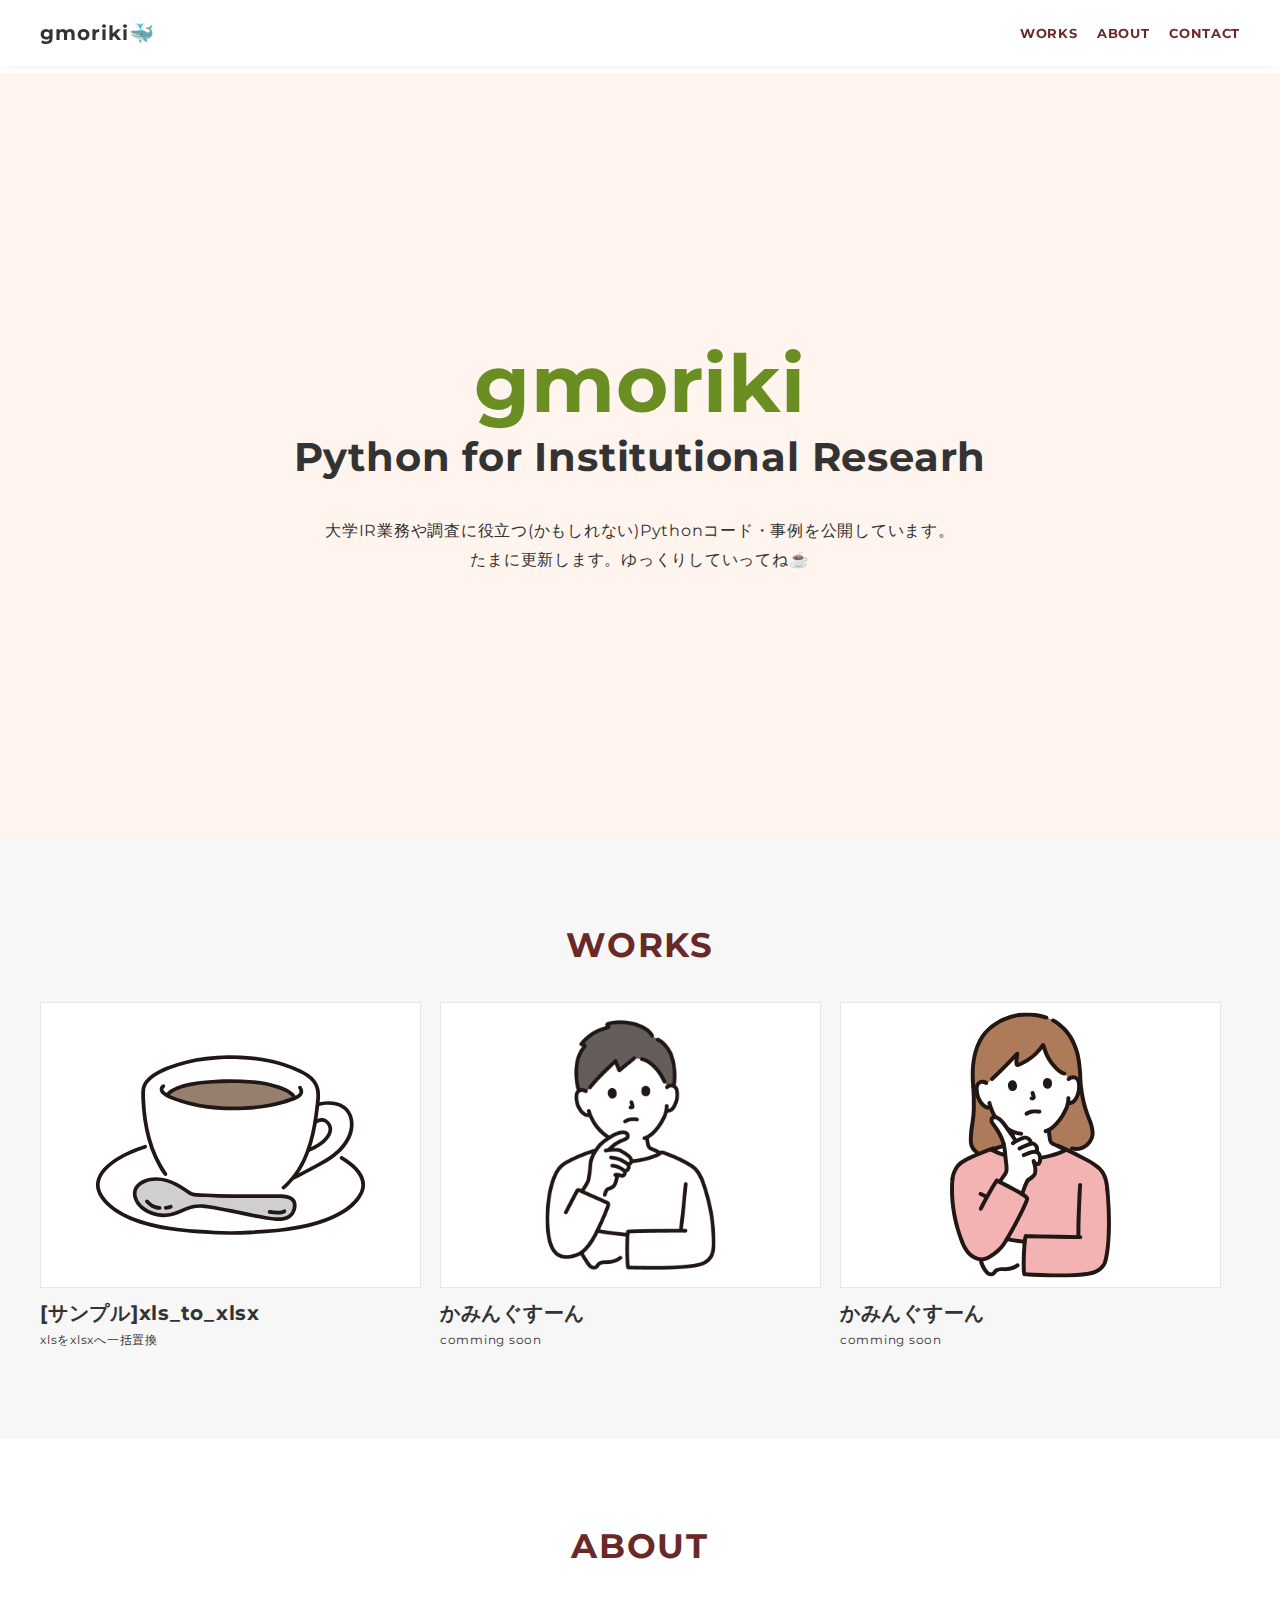
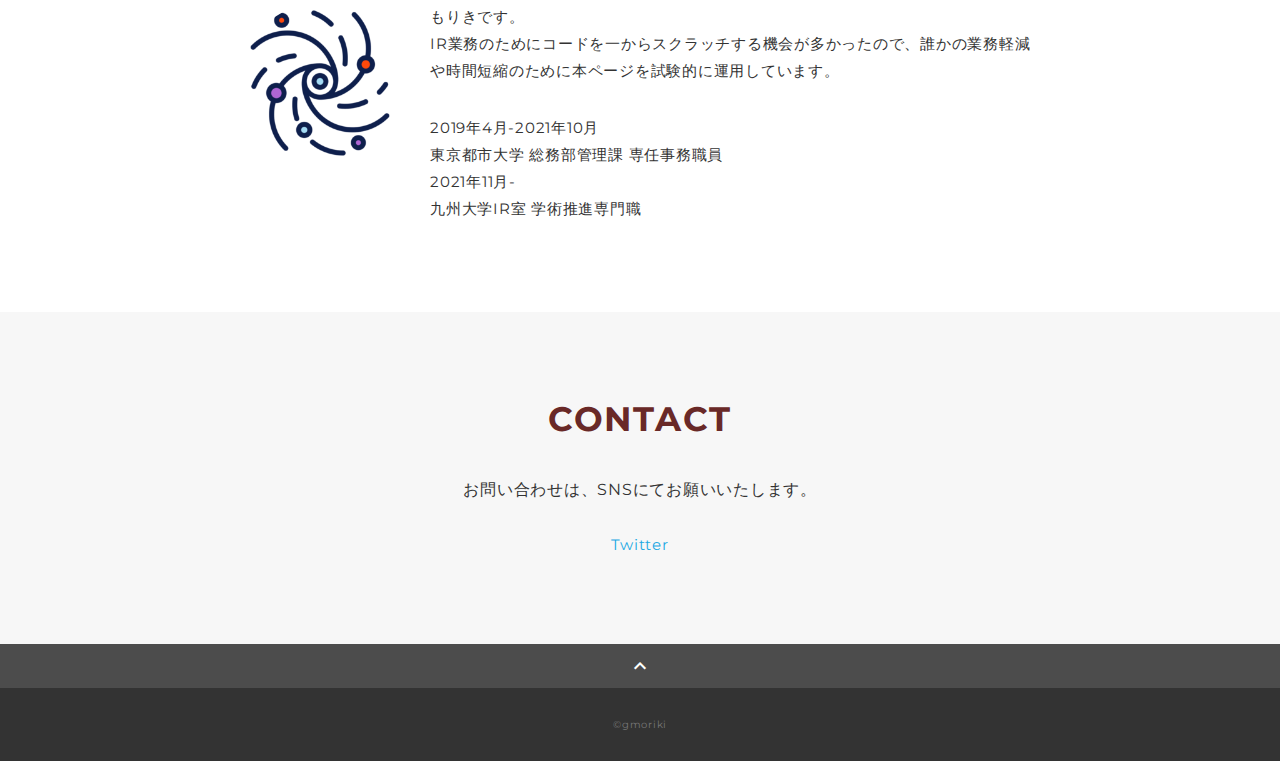
<file: docs/index.html>
<!DOCTYPE html>
<html>
<head>
  <meta charset="utf-8">
  <meta name="viewport" content="width=device-width,initial-scale=1">
  <meta property='og:type' content='website'>
  <meta property='og:title' content='python for  institutional research'>
  <meta property='og:url' content='URLが入る'>
  <meta property='og:description' content='powered by gmoriki'>
  <meta name="description" content="powered by gmoriki" />
  <title>gmoriki</title>
  <link rel="preconnect" href="https://fonts.gstatic.com">
  <link href="https://fonts.googleapis.com/css2?family=Montserrat:wght@400;700&display=swap" rel="stylesheet">
  <link href="https://fonts.googleapis.com/css?family=Material+Icons+Outlined" rel="stylesheet">
  <link href="css/ress.css" media="all" rel="stylesheet" type="text/css" />
  <link href="css/style.css" media="all" rel="stylesheet" type="text/css" />
  <link rel="shortcut icon" href="img/fabicon.svg" />
  <link rel=”canonical” href=”URLが入る” />
</head>

<body>
  <div class="wrapper">

    <!-- header -->
    <header class="header ">
      <div class="container">
        <h1 class="header-logo">
          <a href=".">gmoriki🐳</a>
        </h1>
        <nav class="gnav">
          <ul class="gnav-list">
            <li class="gnav-item"><a href="#works">WORKS</a></li>
            <li class="gnav-item"><a href="#about">ABOUT</a></li>
            <li class="gnav-item"><a href="#contact">CONTACT</a></li>
          </ul>
        </nav>
      </div>
    </header>
    <!-- /header -->

    <main class="content">

      <!-- mv -->
      <div class="mv">
        <div class="mv-container">
          <p class="mv-title">gmoriki</p>
          <p class="mv-subtitle">Python for Institutional Researh</p>
          <p class="mv-text">
            大学IR業務や調査に役立つ(かもしれない)Pythonコード・事例を公開しています。<br>
            たまに更新します。<br class="sp-only">ゆっくりしていってね☕<br>
          </p>
        </div>
      </div>
      <!-- /mv -->

      <!-- works -->
      <section class="works section" id="works">
        <div class="container">
          <h2 class="title">WORKS</h2>
          <div class="works-list">
            <a class="works-item" href="xls_to_xlsx.html">
              <div class="works-img"><img src="img/coffee.svg" alt="" /></div>
              <p class="works-name">[サンプル]xls_to_xlsx</p>
              <p class="works-info">xlsをxlsxへ一括置換</p>
            </a>
            <a class="works-item">
              <div class="works-img"><img src="img/thinking_man.svg" alt="" /></div>
              <p class="works-name">かみんぐすーん</p>
              <p class="works-info">comming soon</p>
            </a>
            <a class="works-item">
              <div class="works-img"><img src="img/thinking_woman.svg" alt="" /></div>
              <p class="works-name">かみんぐすーん</p>
              <p class="works-info">comming soon</p>
            </a>
            <!-- <a class="works-item" href="works-template.html">
              <div class="works-img"><img src="img/works-dummy-thumb.jpg" alt="" /></div>
              <p class="works-name">かみんぐすーん</p>
              <p class="works-info">comming soon</p>
            </a> -->
            <!-- <a class="works-item" href="works-template.html">
              <div class="works-img"><img src="img/works-dummy-thumb.jpg" alt="" /></div>
              <p class="works-name">かみんぐすーん</p>
              <p class="works-info">comming soon</p>
            </a> -->
          </div>
        </div>
      </section>
      <!-- /works -->

      <!-- about -->
      <section class="about section" id="about">
        <div class="container">
          <h2 class="title">ABOUT</h2>
          <div class="profile">
            <p class="profile-img">
              <img src="img/galaxy_profile.png" alt="">
            </p>
            <div class="profile-body">
              <p>
                もりきです。<br>
                IR業務のためにコードを一からスクラッチする機会が多かったので、誰かの業務軽減や時間短縮のために本ページを試験的に運用しています。
              </p>
              <p>
                2019年4月-2021年10月<br>
              東京都市大学 総務部管理課 専任事務職員<br>
                2021年11月-<br>
                九州大学IR室 学術推進専門職
              </p>
            </div>
          </div>
        </div>
      </section>
      <!-- /about -->

      <!-- contact -->
      <section class="contact section" id="contact">
        <div class="container">
          <h2 class="title">CONTACT</h2>
          <p class="lead">
            お問い合わせは、<br class="sp-only">SNSにてお願いいたします。
          </p>
          <div class="contact-list">
            <a class="contact-item" href="https://twitter.com/pogohopper8" target="_blank" rel="noopener">Twitter</a>
          </div>
        </div>
      </section>
      <!-- /contact -->
      <div class="page-top" id="js-page-top">
        <span class="material-icons-outlined">expand_less</span>
      </div>
    </main>

    <!-- footer -->
    <footer class="footer">
      <div class="copyright">&copy;gmoriki</div>
    </footer>
    <!-- /footer -->

  </div>
  <script src="https://ajax.googleapis.com/ajax/libs/jquery/3.6.0/jquery.min.js"></script>
  <script type='text/javascript' src="js/script.js"></script>
</body>
</html>
</file>
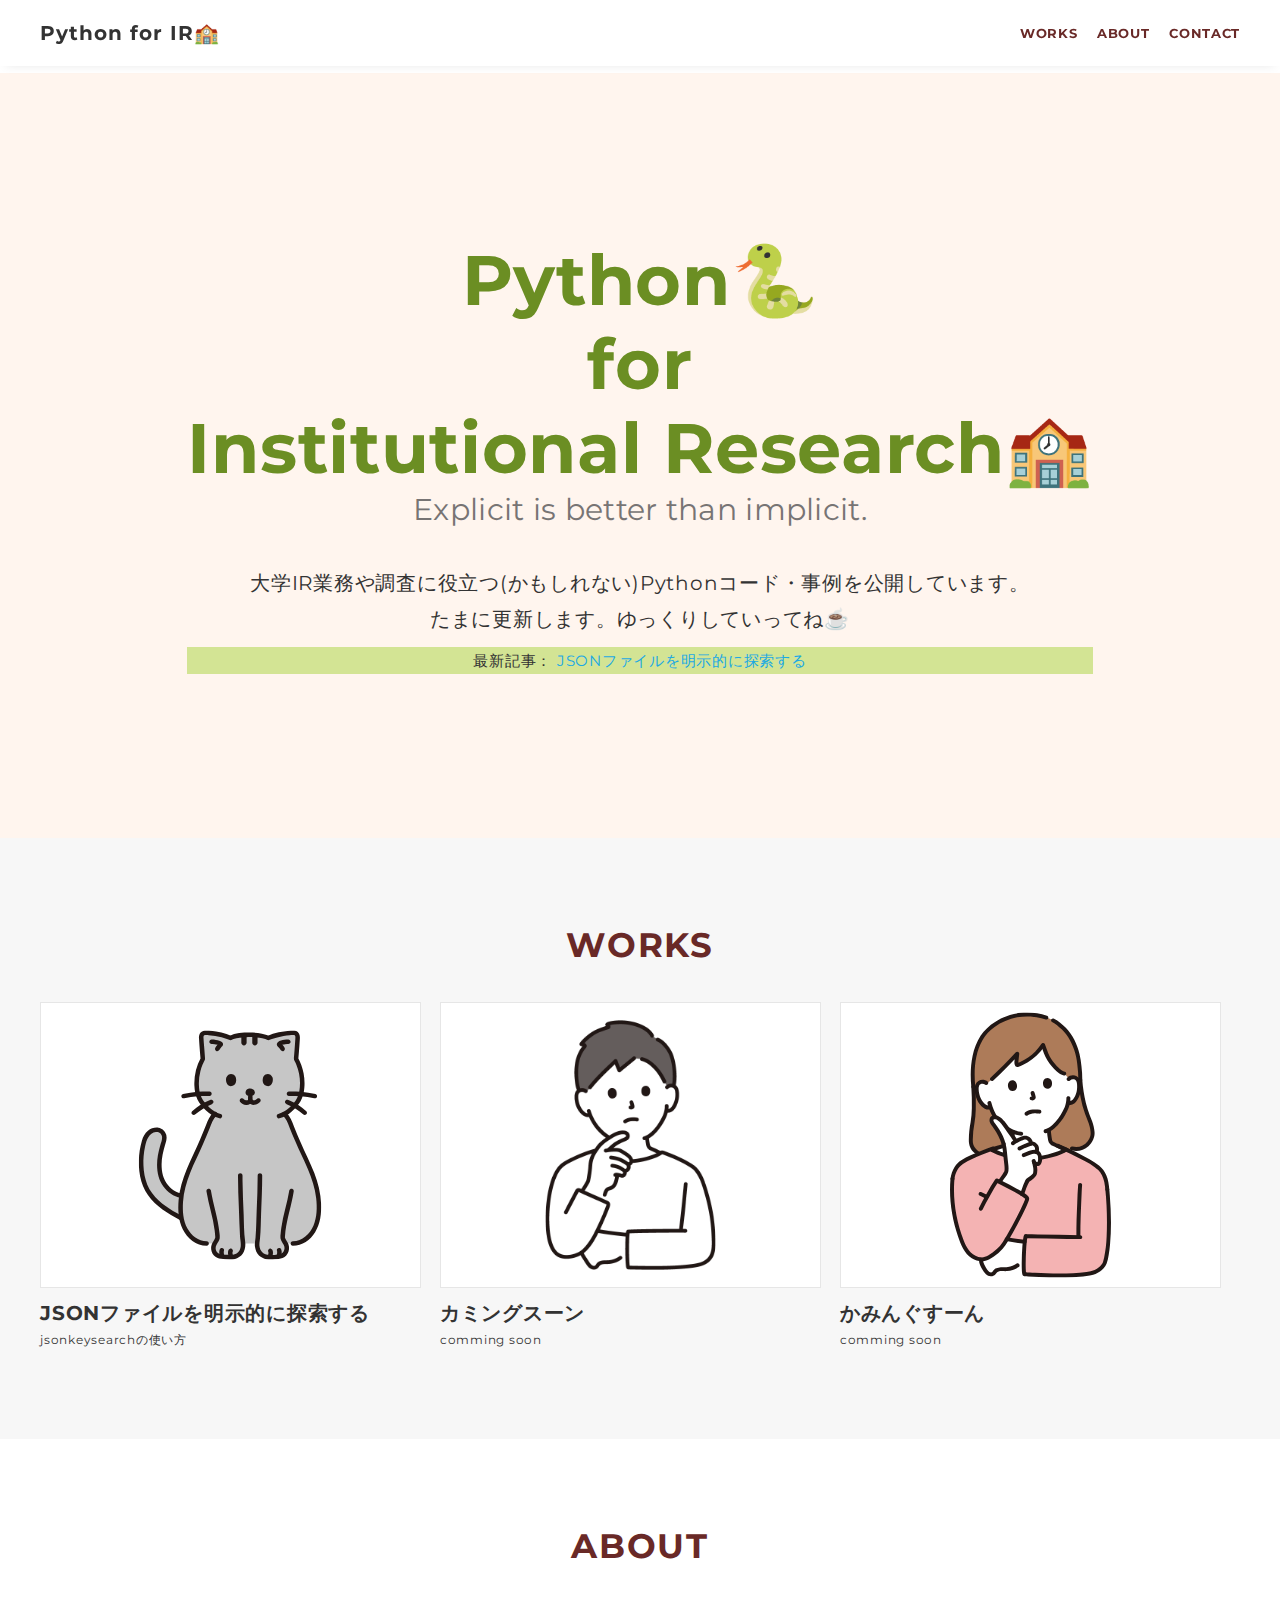
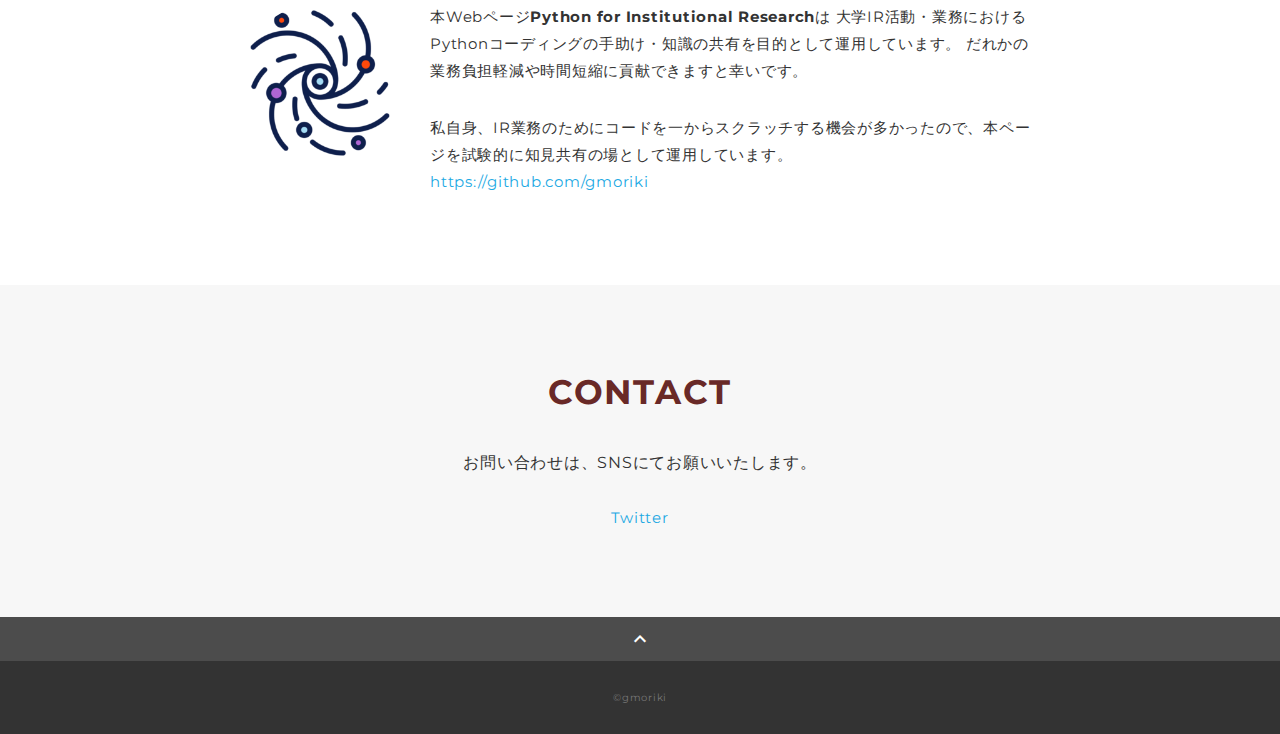
<file: py4ir/index.html>
<!DOCTYPE html>
<html>
<head>
  <meta charset="utf-8">
  <meta name="viewport" content="width=device-width,initial-scale=1">
  <meta property='og:type' content='website'>
  <meta property='og:title' content='python for  institutional research'>
  <meta property='og:url' content='URLが入る'>
  <meta property='og:description' content='powered by gmoriki'>
  <meta name="description" content="powered by gmoriki" />
  <title>gmoriki</title>
  <link rel="preconnect" href="https://fonts.gstatic.com">
  <link href="https://fonts.googleapis.com/css2?family=Montserrat:wght@400;700&display=swap" rel="stylesheet">
  <link href="https://fonts.googleapis.com/css?family=Material+Icons+Outlined" rel="stylesheet">
  <link href="css/ress.css" media="all" rel="stylesheet" type="text/css" />
  <link href="css/style.css" media="all" rel="stylesheet" type="text/css" />
  <link rel="shortcut icon" href="img/fabicon.svg" />
  <link rel=”canonical” href=”URLが入る” />
</head>

<body>
  <div class="wrapper">

    <!-- header -->
    <header class="header ">
      <div class="container">
        <h1 class="header-logo">
          <a href=".">Python for IR🏫</a>
        </h1>
        <nav class="gnav">
          <ul class="gnav-list">
            <li class="gnav-item"><a href="#works">WORKS</a></li>
            <li class="gnav-item"><a href="#about">ABOUT</a></li>
            <li class="gnav-item"><a href="#contact">CONTACT</a></li>
          </ul>
        </nav>
      </div>
    </header>
    <!-- /header -->

    <main class="content">

      <!-- mv -->
      <div class="mv">
        <div class="mv-container">
          <p class="mv-title">Python🐍<br>for<br>Institutional Research🏫</p>
          <p class="mv-subtitle">Explicit is better than implicit.</p>
          <p class="mv-text">
            大学IR業務や調査に役立つ(かもしれない)Pythonコード・事例を公開しています。<br>
            たまに更新します。<br class="sp-only">ゆっくりしていってね☕<br>
          </p>
          <p class = 'mv-news-text'>
            最新記事：
            <a href="jsonkeysearch.html">JSONファイルを明示的に探索する</a>
          </p>
        </div>
      </div>
      <!-- /mv -->

      <!-- works -->
      <section class="works section" id="works">
        <div class="container">
          <h2 class="title">WORKS</h2>
          <div class="works-list">
            <a class="works-item" href="jsonkeysearch.html">
              <div class="works-img"><img src="img/cat.svg" alt="" /></div>
              <p class="works-name">JSONファイルを明示的に探索する</p>
              <p class="works-info">jsonkeysearchの使い方</p>
            </a>
            <a class="works-item">
              <div class="works-img"><img src="img/thinking_man.svg" alt="" /></div>
              <p class="works-name">カミングスーン</p>
              <p class="works-info">comming soon</p>
            </a>
            <a class="works-item">
              <div class="works-img"><img src="img/thinking_woman.svg" alt="" /></div>
              <p class="works-name">かみんぐすーん</p>
              <p class="works-info">comming soon</p>
            </a>
          </div>
        </div>
      </section>
      <!-- /works -->

      <!-- about -->
      <section class="about section" id="about">
        <div class="container">
          <h2 class="title">ABOUT</h2>
          <div class="profile">
            <p class="profile-img">
              <img src="img/galaxy_profile.png" alt="">
            </p>
            <div class="profile-body">
              <p>
                本Webページ<b>Python for Institutional Research</b>は
                大学IR活動・業務におけるPythonコーディングの手助け・知識の共有を目的として運用しています。
                だれかの業務負担軽減や時間短縮に貢献できますと幸いです。
              </p>
              <p>
                私自身、IR業務のためにコードを一からスクラッチする機会が多かったので、本ページを試験的に知見共有の場として運用しています。
                <br>
                <a href="https://github.com/gmoriki">https://github.com/gmoriki</a>
              </p>
            </div>
          </div>
        </div>
      </section>
      <!-- /about -->

      <!-- contact -->
      <section class="contact section" id="contact">
        <div class="container">
          <h2 class="title">CONTACT</h2>
          <p class="lead">
            お問い合わせは、<br class="sp-only">SNSにてお願いいたします。
          </p>
          <div class="contact-list">
            <a class="contact-item" href="https://twitter.com/pogohopper8" target="_blank" rel="noopener">Twitter</a>
          </div>
        </div>
      </section>
      <!-- /contact -->
      <div class="page-top" id="js-page-top">
        <span class="material-icons-outlined">expand_less</span>
      </div>
    </main>

    <!-- footer -->
    <footer class="footer">
      <div class="copyright">&copy;gmoriki</div>
    </footer>
    <!-- /footer -->

  </div>
  <script src="https://ajax.googleapis.com/ajax/libs/jquery/3.6.0/jquery.min.js"></script>
  <script type='text/javascript' src="js/script.js"></script>
</body>
</html>
</file>
<file: docs/css/ress.css>
/*!
 * ress.css • v3.0.1
 * MIT License
 * github.com/filipelinhares/ress
 */

/* # =================================================================
   # Global selectors
   # ================================================================= */

html {
  box-sizing: border-box;
  word-break: normal;
  -moz-tab-size: 4;
  tab-size: 4;

  -webkit-text-size-adjust: 100%; /* Prevent adjustments of font size after orientation changes in iOS */
}

*,
::before,
::after {
  box-sizing: inherit;
  background-repeat: no-repeat; /* Set `background-repeat: no-repeat` to all elements and pseudo elements */
}

::before,
::after {
  vertical-align: inherit;
  text-decoration: inherit; /* Inherit text-decoration and vertical align to ::before and ::after pseudo elements */
}

* {
  margin: 0;
  padding: 0; /* Reset `padding` and `margin` of all elements */
}

/* # =================================================================
   # General elements
   # ================================================================= */

hr {
  overflow: visible; /* Show the overflow in Edge and IE */
  height: 0; /* Add the correct box sizing in Firefox */
}

details,
main {
  display: block; /* Render the `main` element consistently in IE. */
}

summary {
  display: list-item; /* Add the correct display in all browsers */
}

small {
  font-size: 80%; /* Set font-size to 80% in `small` elements */
}

[hidden] {
  display: none; /* Add the correct display in IE */
}

abbr[title] {
  /* Add the correct text decoration in Chrome, Edge, IE, Opera, and Safari */
  text-decoration: underline;
  text-decoration: underline dotted;
  border-bottom: none; /* Remove the bottom border in Chrome 57 */
}

a {
  background-color: transparent; /* Remove the gray background on active links in IE 10 */
}

a:active,
a:hover {
  outline-width: 0; /* Remove the outline when hovering in all browsers */
}

code,
kbd,
pre,
samp {
  font-family: monospace, monospace; /* Specify the font family of code elements */
}

pre {
  font-size: 1em; /* Correct the odd `em` font sizing in all browsers */
}

b,
strong {
  font-weight: bolder; /* Add the correct font weight in Chrome, Edge, and Safari */
}

/* https://gist.github.com/unruthless/413930 */
sub,
sup {
  position: relative;
  font-size: 75%;
  line-height: 0;
  vertical-align: baseline;
}

sub {
  bottom: -.25em;
}

sup {
  top: -.5em;
}

/* # =================================================================
   # Forms
   # ================================================================= */

input {
  border-radius: 0;
}

/* Replace pointer cursor in disabled elements */
[disabled] {
  cursor: default;
}

[type="number"]::-webkit-container-spin-button,
[type="number"]::-webkit-outer-spin-button {
  height: auto; /* Correct the cursor style of increment and decrement buttons in Chrome */
}

[type="search"] {
  outline-offset: -2px; /* Correct the outline style in Safari */

  -webkit-appearance: textfield; /* Correct the odd appearance in Chrome and Safari */
}

[type="search"]::-webkit-search-decoration {
  -webkit-appearance: none; /* Remove the container padding in Chrome and Safari on macOS */
}

textarea {
  overflow: auto; /* Internet Explorer 11+ */
  resize: vertical; /* Specify textarea resizability */
}

button,
input,
optgroup,
select,
textarea {
  font: inherit; /* Specify font inheritance of form elements */
}

optgroup {
  font-weight: bold; /* Restore the font weight unset by the previous rule */
}

button {
  overflow: visible; /* Address `overflow` set to `hidden` in IE 8/9/10/11 */
}

button,
select {
  text-transform: none; /* Firefox 40+, Internet Explorer 11- */
}

/* Apply cursor pointer to button elements */
button,
[type="button"],
[type="reset"],
[type="submit"],
[role="button"] {
  cursor: pointer;
  color: inherit;
}

/* Remove container padding and border in Firefox 4+ */
button::-moz-focus-container,
[type="button"]::-moz-focus-container,
[type="reset"]::-moz-focus-container,
[type="submit"]::-moz-focus-container {
  padding: 0;
  border-style: none;
}

/* Replace focus style removed in the border reset above */
button:-moz-focusring,
[type="button"]::-moz-focus-container,
[type="reset"]::-moz-focus-container,
[type="submit"]::-moz-focus-container {
  outline: 1px dotted ButtonText;
}

button,
html [type="button"],
/* Prevent a WebKit bug where (2) destroys native `audio` and `video`controls in Android 4 */
[type="reset"],
[type="submit"] {
  -webkit-appearance: button; /* Correct the inability to style clickable types in iOS */
}

/* Remove the default button styling in all browsers */
button,
input,
select,
textarea {
  border-style: none;
  background-color: transparent;
}

/* Style select like a standard input */
select {
  -webkit-appearance: none; /* Chrome 41+ */
  -moz-appearance: none; /* Firefox 36+ */
}

select::-ms-expand {
  display: none; /* Internet Explorer 11+ */
}

select::-ms-value {
  color: currentColor; /* Internet Explorer 11+ */
}

legend {
  display: table; /* Correct the text wrapping in Edge and IE */
  max-width: 100%; /* Correct the text wrapping in Edge and IE */
  max-width: 100%; /* Correct the text wrapping in Edge 18- and IE */
  white-space: normal; /* Correct the text wrapping in Edge and IE */
  color: inherit; /* Correct the color inheritance from `fieldset` elements in IE */
  border: 0; /* Correct `color` not being inherited in IE 8/9/10/11 */
}

::-webkit-file-upload-button {
  font: inherit; /* Change font properties to `inherit` in Chrome and Safari */
  color: inherit;
  /* Correct the inability to style clickable types in iOS and Safari */

  -webkit-appearance: button;
}

/* # =================================================================
   # Specify media element style
   # ================================================================= */

img {
  border-style: none; /* Remove border when inside `a` element in IE 8/9/10 */
}

/* Add the correct vertical alignment in Chrome, Firefox, and Opera */
progress {
  vertical-align: baseline;
}

/* # =================================================================
   # Accessibility
   # ================================================================= */

/* Hide content from screens but not screenreaders */
@media screen {
  [hidden~="screen"] {
    display: inherit;
  }
  [hidden~="screen"]:not(:active):not(:focus):not(:target) {
    position: absolute !important;
    clip: rect(0 0 0 0) !important;
  }
}

/* Specify the progress cursor of updating elements */
[aria-busy="true"] {
  cursor: progress;
}

/* Specify the pointer cursor of trigger elements */
[aria-controls] {
  cursor: pointer;
}

/* Specify the unstyled cursor of disabled, not-editable, or otherwise inoperable elements */
[aria-disabled] {
  cursor: default;
}
</file>
<file: docs/css/style.css>
body {
  font-family: "Montserrat","Helvetica Neue",Arial,"Hiragino Kaku Gothic ProN","Hiragino Sans",Meiryo,sans-serif;
  font-size: 15px;
  letter-spacing: .05em;
  color: #333;
}

a {
  transition: opacity .3s;
  text-decoration: none;
  color: #1ca9e3;
}

img {
  max-width: 100%;
  height: auto;
  vertical-align: bottom;
  border-style: none;
}



.pc-only {
  display: block;
}

.sp-only {
  display: none;
}

/*--------------------------------
 レイアウト
---------------------------------*/
.wrapper {
  padding-top: 73px;
}

.section {
  padding: 90px 0;
}

.section:nth-of-type(odd) {
  background-color: #f7f7f7;
}

.container {
  max-width: 1340px;
  margin: 0 auto;
  padding: 0 40px;
}

/*--------------------------------
 見出し
---------------------------------*/
.title {
  font-size: 34px;
  font-weight: bold;
  line-height: 1;
  margin-bottom: 40px;
  text-align: center;
  letter-spacing: .05em;
  color: #692927;
}

.lead {
  font-size: 16px;
  line-height: 1.8;
  margin-bottom: 30px;
}

/*--------------------------------
ヘッダー
---------------------------------*/
.header {
  position: fixed;
  top: 0;
  z-index: 1;
  width: 100%;
  background-color: #fff;
  box-shadow: 0 5px 10px -6px rgba(0,0,0,.1);
}

.header .container {
  display: flex;
  align-items: center;
  justify-content: space-between;
  padding: 20px 40px;
}

.header-logo {
  font-size: 20px;
  font-weight: bold;
  line-height: 1.2;
  margin-right: 20px;
  letter-spacing: .05em;
}

.header-logo a {
  color: #333;
}

.gnav-list {
  display: flex;
  justify-content: space-between;
  list-style: none;
}

.gnav-item:not(:last-child) {
  margin-right: 20px;
}

.gnav-item a {
  position: relative;
  font-size: 13px;
  font-weight: bold;
  display: inline-block;
  padding: 5px 0;
  transition: .3s;
  letter-spacing: .05em;
  color: #692927;
}
.gnav-item a:after {
  position: absolute;
  bottom: 0;
  left: 50%;
  width: 0;
  height: 3px;
  content: "";
  transition: .3s;
  -webkit-transform: translateX(-50%);
  transform: translateX(-50%);
  background-color: #333;
}

.gnav-item a:hover:after {
  width: 100%;
}

/*--------------------------------
 メインビジュアル
---------------------------------*/
.mv {
  display: flex;
  align-items: center;
  justify-content: center;
  height: 85vh;
  text-align: center;
  background-color: seashell;
}

.mv-container {
  padding: 0 40px;
}

.mv-title {
  font-size: 80px;
  font-weight: bold;
  line-height: 1.2;
  margin-bottom: 5px;
  letter-spacing: .01em;
  color: olivedrab;
}
.mv-subtitle {
  font-size: 40px;
  font-weight: bold;
  line-height: 1;
  margin-bottom: 40px;
  letter-spacing: .02em;
}

.mv-text {
  font-size: 16px;
  line-height: 1.8;
}

/*--------------------------------
 Works
---------------------------------*/
.works-list {
  display: flex;
  flex-wrap: wrap;
  margin-bottom: -40px;
}

.works-item {
  width: 31.74603%;
  margin-right: 1.58730%;
  margin-bottom: 40px;
  color: #333;
}

.works-item:hover {
  opacity: .9;
}

.works-item:nth-of-type(3n) {
  margin-right: 0;
}

.works-img img {
  border: 1px solid #e6e6e6;
}

.works-name {
  font-size: 20px;
  font-weight: bold;
  margin-top: 12px;
}

.works-info {
  font-size: 12px;
  margin-top: 5px;
}

/* Table Design */
/* https://tanuhack.com/df-to-web/ */
table {
  margin-top: 1em;
  margin-left: auto;
  margin-right: auto;
  border: none;
  border-collapse: collapse;
  border-spacing: 0;
  color: black;
  font-size: 15px;
  table-layout: fixed;
  text-align: right;
  padding: 0.4em;
}
thead {
  border-bottom: 1px solid black;
  vertical-align: bottom;
}
tbody tr:nth-child(odd) {
  background: #f5f5f5;
}
tr, th, td {
  text-align: right;
  vertical-align: middle;
  padding: 0.5em 0.5em;
  line-height: normal;
  white-space: normal;
  max-width: none;
  border: none;
}
th {
  font-weight: bold;
}

/* Code Design */
pre code{
  font-family: Consolas, 'Courier New', monospace;
  padding-left: 5px;
}

code{
  font-family: Consolas, 'Courier New', monospace;
  background-color: #F2F2F2;
  border-radius: 2px;
  padding-left: 5px;
  padding-right: 5px;
}

/*--------------------------------
 About
---------------------------------*/
.profile {
  display: flex;
  flex-wrap: wrap;
  max-width: 800px;
  margin: 0 auto;
}
.profile-img {
  width: 20%;
  margin-right: 30px;
  border-radius: 50%;
}
.profile-img img {
  border-radius: 50%;
}
.profile-body {
  flex: 1;
}

.profile-body p {
  font-size: 15px;
  line-height: 1.8;
}

.profile-body p:not(:last-child) {
  margin-bottom: 30px;
}

/*--------------------------------
 Contact
---------------------------------*/
.contact {
  text-align: center;
}

.contact-item:not(:last-child) {
  margin-right: 10px;
}

.contact-text {
  margin-top: 10px;
}
/*--------------------------------
 ページトップ
---------------------------------*/
.page-top {
  font-weight: bold;
  padding: 10px;
  cursor: pointer;
  text-align: center;
  background-color: #4c4c4c;
}

.page-top .material-icons-outlined {
  vertical-align: bottom;
  color: #fff;
}

/*--------------------------------
 フッター
---------------------------------*/
.footer {
  padding: 30px;
  background-color: #333;
}

.copyright {
  font-size: 10px;
  text-align: center;
  color: #797979;
}

/*--------------------------------
 下層：Worksページ
---------------------------------*/
.article {
  padding: 80px 0;
}

.article-container {
  max-width: 1040px;
  margin: 0 auto;
  padding: 0 20px;
}

.article-title {
  margin-bottom: 30px;
  text-align: center;
}

.article-body {
  max-width: 720px;
  margin: 0 auto;
  margin-bottom: 80px;
}

.article-body h3 {
  position: relative;
  font-size: 18px;
  margin-bottom: 5px;
  padding-left: 1em;
}

.article-body h3:not(:first-child) {
  margin-top: 50px;
}

.article-body h3::before {
  position: absolute;
  top: 0;
  left: 0;
  width: 4px;
  height: 100%;
  content: "";
  border-radius: 3px;
  background-color: #333;
}

.article-body p {
  font-size: 15px;
  line-height: 1.8;
  margin-bottom: 30px;
}

.home-link {
  text-align: center;
}

/*media Queries 767
----------------------------------------------------*/
@media screen and (max-width: 767px) {
  body {
    font-size: 14px;
  }

  .pc-only {
    display: none;
  }

  .sp-only {
    display: block;
  }

  /* 見出し */
  .title {
    font-size: 26px;
    margin-bottom: 20px;
  }

  .lead {
    font-size: 14px;
    line-height: 1.7;
    margin-bottom: 20px;
  }

  /* レイアウト */
  .wrapper {
    padding-top: 57px;
  }

  .section {
    padding: 60px 0;
  }

  .container {
    padding: 0 20px;
  }

  /* ヘッダー */
  .header .container {
    padding: 15px;
  }

  .header-logo {
    font-size: 15px;
    margin-right: 15px;
  }

  .gnav-item:not(:last-child) {
    margin-right: 10px;
  }

  .gnav-item a {
    font-size: 10px;
  }

  .gnav-item a:after {
    display: none;
  }

  /*  メインビジュアル */
  .mv {
    height: 75vh;
  }

  .mv-container {
    padding: 0 20px;
  }

  .mv-title {
    font-size: 30px;
  }
  .mv-subtitle {
    font-size: 16px;
    margin-bottom: 20px;
  }

  .mv-text {
    font-size: 14px;
    line-height: 1.7;
  }

  /* Works */
  .works-name {
    font-size: 12px;
  }

  .works-info {
    margin-top: 3px;
  }

  .works-list {
    justify-content: space-between;
  }

  .works-item {
    flex: 0 0 48%;
    margin-right: 0;
    margin-bottom: 30px;
  }

  /* Skill */
  .skill-list {
    display: block;
    margin-bottom: 0;
  }

  .skill-item {
    width: 100%;
    margin-bottom: 35px;
  }

  .skill-item:last-child {
    margin-bottom: 0;
  }

  .skill-name {
    margin-bottom: 5px;
  }

  .skill-text {
    font-size: 13px;
    line-height: 1.7;
  }

  /* About */
  .profile {
    display: block;
  }
  .profile-img {
    width: 150px;
    margin: 0 auto;
    margin-bottom: 25px;
  }

  .profile-body p {
    font-size: 14px;
    line-height: 1.7;
  }

  .profile-body p:not(:last-child) {
    margin-bottom: 20px;
  }

  /* フッター */
  .footer {
    padding: 20px;
  }

  /* 下層ページ */
  .article {
    padding: 50px 0;
  }

  .article-body h3 {
    font-size: 16px;
    padding-left: .8em;
  }

  .article-body h3:not(:first-child) {
    margin-top: 30px;
  }

  .article-body p {
    font-size: 14px;
    line-height: 1.7;
    margin-bottom: 20px;
  }
}
</file>
<file: py4ir/css/ress.css>
/*!
 * ress.css • v3.0.1
 * MIT License
 * github.com/filipelinhares/ress
 */

/* # =================================================================
   # Global selectors
   # ================================================================= */

html {
  box-sizing: border-box;
  word-break: normal;
  -moz-tab-size: 4;
  tab-size: 4;

  -webkit-text-size-adjust: 100%; /* Prevent adjustments of font size after orientation changes in iOS */
}

*,
::before,
::after {
  box-sizing: inherit;
  background-repeat: no-repeat; /* Set `background-repeat: no-repeat` to all elements and pseudo elements */
}

::before,
::after {
  vertical-align: inherit;
  text-decoration: inherit; /* Inherit text-decoration and vertical align to ::before and ::after pseudo elements */
}

* {
  margin: 0;
  padding: 0; /* Reset `padding` and `margin` of all elements */
}

/* # =================================================================
   # General elements
   # ================================================================= */

hr {
  overflow: visible; /* Show the overflow in Edge and IE */
  height: 0; /* Add the correct box sizing in Firefox */
}

details,
main {
  display: block; /* Render the `main` element consistently in IE. */
}

summary {
  display: list-item; /* Add the correct display in all browsers */
}

small {
  font-size: 80%; /* Set font-size to 80% in `small` elements */
}

[hidden] {
  display: none; /* Add the correct display in IE */
}

abbr[title] {
  /* Add the correct text decoration in Chrome, Edge, IE, Opera, and Safari */
  text-decoration: underline;
  text-decoration: underline dotted;
  border-bottom: none; /* Remove the bottom border in Chrome 57 */
}

a {
  background-color: transparent; /* Remove the gray background on active links in IE 10 */
}

a:active,
a:hover {
  outline-width: 0; /* Remove the outline when hovering in all browsers */
}

code,
kbd,
pre,
samp {
  font-family: monospace, monospace; /* Specify the font family of code elements */
}

pre {
  font-size: 1em; /* Correct the odd `em` font sizing in all browsers */
}

b,
strong {
  font-weight: bolder; /* Add the correct font weight in Chrome, Edge, and Safari */
}

/* https://gist.github.com/unruthless/413930 */
sub,
sup {
  position: relative;
  font-size: 75%;
  line-height: 0;
  vertical-align: baseline;
}

sub {
  bottom: -.25em;
}

sup {
  top: -.5em;
}

/* # =================================================================
   # Forms
   # ================================================================= */

input {
  border-radius: 0;
}

/* Replace pointer cursor in disabled elements */
[disabled] {
  cursor: default;
}

[type="number"]::-webkit-container-spin-button,
[type="number"]::-webkit-outer-spin-button {
  height: auto; /* Correct the cursor style of increment and decrement buttons in Chrome */
}

[type="search"] {
  outline-offset: -2px; /* Correct the outline style in Safari */

  -webkit-appearance: textfield; /* Correct the odd appearance in Chrome and Safari */
}

[type="search"]::-webkit-search-decoration {
  -webkit-appearance: none; /* Remove the container padding in Chrome and Safari on macOS */
}

textarea {
  overflow: auto; /* Internet Explorer 11+ */
  resize: vertical; /* Specify textarea resizability */
}

button,
input,
optgroup,
select,
textarea {
  font: inherit; /* Specify font inheritance of form elements */
}

optgroup {
  font-weight: bold; /* Restore the font weight unset by the previous rule */
}

button {
  overflow: visible; /* Address `overflow` set to `hidden` in IE 8/9/10/11 */
}

button,
select {
  text-transform: none; /* Firefox 40+, Internet Explorer 11- */
}

/* Apply cursor pointer to button elements */
button,
[type="button"],
[type="reset"],
[type="submit"],
[role="button"] {
  cursor: pointer;
  color: inherit;
}

/* Remove container padding and border in Firefox 4+ */
button::-moz-focus-container,
[type="button"]::-moz-focus-container,
[type="reset"]::-moz-focus-container,
[type="submit"]::-moz-focus-container {
  padding: 0;
  border-style: none;
}

/* Replace focus style removed in the border reset above */
button:-moz-focusring,
[type="button"]::-moz-focus-container,
[type="reset"]::-moz-focus-container,
[type="submit"]::-moz-focus-container {
  outline: 1px dotted ButtonText;
}

button,
html [type="button"],
/* Prevent a WebKit bug where (2) destroys native `audio` and `video`controls in Android 4 */
[type="reset"],
[type="submit"] {
  -webkit-appearance: button; /* Correct the inability to style clickable types in iOS */
}

/* Remove the default button styling in all browsers */
button,
input,
select,
textarea {
  border-style: none;
  background-color: transparent;
}

/* Style select like a standard input */
select {
  -webkit-appearance: none; /* Chrome 41+ */
  -moz-appearance: none; /* Firefox 36+ */
}

select::-ms-expand {
  display: none; /* Internet Explorer 11+ */
}

select::-ms-value {
  color: currentColor; /* Internet Explorer 11+ */
}

legend {
  display: table; /* Correct the text wrapping in Edge and IE */
  max-width: 100%; /* Correct the text wrapping in Edge and IE */
  max-width: 100%; /* Correct the text wrapping in Edge 18- and IE */
  white-space: normal; /* Correct the text wrapping in Edge and IE */
  color: inherit; /* Correct the color inheritance from `fieldset` elements in IE */
  border: 0; /* Correct `color` not being inherited in IE 8/9/10/11 */
}

::-webkit-file-upload-button {
  font: inherit; /* Change font properties to `inherit` in Chrome and Safari */
  color: inherit;
  /* Correct the inability to style clickable types in iOS and Safari */

  -webkit-appearance: button;
}

/* # =================================================================
   # Specify media element style
   # ================================================================= */

img {
  border-style: none; /* Remove border when inside `a` element in IE 8/9/10 */
}

/* Add the correct vertical alignment in Chrome, Firefox, and Opera */
progress {
  vertical-align: baseline;
}

/* # =================================================================
   # Accessibility
   # ================================================================= */

/* Hide content from screens but not screenreaders */
@media screen {
  [hidden~="screen"] {
    display: inherit;
  }
  [hidden~="screen"]:not(:active):not(:focus):not(:target) {
    position: absolute !important;
    clip: rect(0 0 0 0) !important;
  }
}

/* Specify the progress cursor of updating elements */
[aria-busy="true"] {
  cursor: progress;
}

/* Specify the pointer cursor of trigger elements */
[aria-controls] {
  cursor: pointer;
}

/* Specify the unstyled cursor of disabled, not-editable, or otherwise inoperable elements */
[aria-disabled] {
  cursor: default;
}
</file>
<file: py4ir/css/style.css>
body {
  font-family: "Montserrat","Helvetica Neue",Arial,"Hiragino Kaku Gothic ProN","Hiragino Sans",Meiryo,sans-serif;
  font-size: 15px;
  letter-spacing: .05em;
  color: #333;
}

a {
  transition: opacity .3s;
  text-decoration: none;
  color: #1ca9e3;
}

img {
  max-width: 100%;
  height: auto;
  vertical-align: bottom;
  border-style: none;
}



.pc-only {
  display: block;
}

.sp-only {
  display: none;
}

/*--------------------------------
 レイアウト
---------------------------------*/
.wrapper {
  padding-top: 73px;
}

.section {
  padding: 90px 0;
}

.section:nth-of-type(odd) {
  background-color: #f7f7f7;
}

.container {
  max-width: 1340px;
  margin: 0 auto;
  padding: 0 40px;
}

/*--------------------------------
 見出し
---------------------------------*/
.title {
  font-size: 34px;
  font-weight: bold;
  line-height: 1;
  margin-bottom: 40px;
  text-align: center;
  letter-spacing: .05em;
  color: #692927;
}

.lead {
  font-size: 16px;
  line-height: 1.8;
  margin-bottom: 30px;
}

/*--------------------------------
ヘッダー
---------------------------------*/
.header {
  position: fixed;
  top: 0;
  z-index: 1;
  width: 100%;
  background-color: #fff;
  box-shadow: 0 5px 10px -6px rgba(0,0,0,.1);
}

.header .container {
  display: flex;
  align-items: center;
  justify-content: space-between;
  padding: 20px 40px;
}

.header-logo {
  font-size: 20px;
  font-weight: bold;
  line-height: 1.2;
  margin-right: 20px;
  letter-spacing: .05em;
}

.header-logo a {
  color: #333;
}

.gnav-list {
  display: flex;
  justify-content: space-between;
  list-style: none;
}

.gnav-item:not(:last-child) {
  margin-right: 20px;
}

.gnav-item a {
  position: relative;
  font-size: 13px;
  font-weight: bold;
  display: inline-block;
  padding: 5px 0;
  transition: .3s;
  letter-spacing: .05em;
  color: #692927;
}
.gnav-item a:after {
  position: absolute;
  bottom: 0;
  left: 50%;
  width: 0;
  height: 3px;
  content: "";
  transition: .3s;
  -webkit-transform: translateX(-50%);
  transform: translateX(-50%);
  background-color: #333;
}

.gnav-item a:hover:after {
  width: 100%;
}

/*--------------------------------
 メインビジュアル
---------------------------------*/
.mv {
  display: flex;
  align-items: center;
  justify-content: center;
  height: 85vh;
  text-align: center;
  background-color: seashell;
}

.mv-container {
  padding: 0 40px;
}

.mv-title {
  font-size: 70px;
  font-weight: bold;
  line-height: 1.2;
  margin-bottom: 5px;
  letter-spacing: .01em;
  color: olivedrab;
}
.mv-subtitle {
  font-size: 30px;
  /* font-weight: bold; */
  line-height: 1;
  margin-bottom: 40px;
  letter-spacing: .01em;
  color: #777474;
}

.mv-text {
  font-size: 20px;
  line-height: 1.8;
}

.mv-news-text{
  font-size: 15px;
  margin-top: 10px;
  line-height: 1.8;
  color: #333;
  background-color: #d3e494;
}

/*--------------------------------
 Works
---------------------------------*/
.works-list {
  display: flex;
  flex-wrap: wrap;
  margin-bottom: -40px;
}

.works-item {
  width: 31.74603%;
  margin-right: 1.58730%;
  margin-bottom: 40px;
  color: #333;
}

.works-item:hover {
  opacity: .9;
}

.works-item:nth-of-type(3n) {
  margin-right: 0;
}

.works-img img {
  border: 1px solid #e6e6e6;
}

.works-name {
  font-size: 20px;
  font-weight: bold;
  margin-top: 12px;
}

.works-info {
  font-size: 12px;
  margin-top: 5px;
}

/* Table Design */
/* https://tanuhack.com/df-to-web/ */
table {
  margin-top: 1em;
  margin-left: auto;
  margin-right: auto;
  border: none;
  border-collapse: collapse;
  border-spacing: 0;
  color: black;
  font-size: 15px;
  table-layout: fixed;
  text-align: right;
  padding: 0.4em;
}
thead {
  border-bottom: 1px solid black;
  vertical-align: bottom;
}
tbody tr:nth-child(odd) {
  background: #f5f5f5;
}
tr, th, td {
  text-align: right;
  vertical-align: middle;
  padding: 0.5em 0.5em;
  line-height: normal;
  white-space: normal;
  max-width: none;
  border: none;
}
th {
  font-weight: bold;
}

/* Code Design */
pre code{
  font-family: Consolas, 'Courier New', monospace;
  padding-left: 5px;
  margin-bottom: 20px;
}

code{
  font-family: Consolas, 'Courier New', monospace;
  background-color: #e6e5e5;
  border-radius: 2px;
  padding-left: 5px;
  padding-right: 5px;
}

/*--------------------------------
 About
---------------------------------*/
.profile {
  display: flex;
  flex-wrap: wrap;
  max-width: 800px;
  margin: 0 auto;
}
.profile-img {
  width: 20%;
  margin-right: 30px;
  border-radius: 50%;
}
.profile-img img {
  border-radius: 50%;
}
.profile-body {
  flex: 1;
}

.profile-body p {
  font-size: 15px;
  line-height: 1.8;
}

.profile-body p:not(:last-child) {
  margin-bottom: 30px;
}

/*--------------------------------
 Contact
---------------------------------*/
.contact {
  text-align: center;
}

.contact-item:not(:last-child) {
  margin-right: 10px;
}

.contact-text {
  margin-top: 10px;
}
/*--------------------------------
 ページトップ
---------------------------------*/
.page-top {
  font-weight: bold;
  padding: 10px;
  cursor: pointer;
  text-align: center;
  background-color: #4c4c4c;
}

.page-top .material-icons-outlined {
  vertical-align: bottom;
  color: #fff;
}

/*--------------------------------
 フッター
---------------------------------*/
.footer {
  padding: 30px;
  background-color: #333;
}

.copyright {
  font-size: 10px;
  text-align: center;
  color: #797979;
}

/*--------------------------------
 下層：Worksページ
---------------------------------*/
.article {
  padding: 80px 0;
}

.article-container {
  max-width: 1040px;
  margin: 0 auto;
  padding: 0 20px;
}

.article-title {
  margin-bottom: 30px;
  text-align: center;
}

.article-body {
  max-width: 720px;
  margin: 0 auto;
  margin-bottom: 80px;
}

.article-body h3 {
  position: relative;
  font-size: 18px;
  margin-bottom: 5px;
  padding-left: 1em;
}

.article-body h3:not(:first-child) {
  margin-top: 50px;
}

.article-body h3::before {
  position: absolute;
  top: 0;
  left: 0;
  width: 4px;
  height: 100%;
  content: "";
  border-radius: 3px;
  background-color: #333;
}

.article-body p {
  font-size: 15px;
  line-height: 1.8;
  margin-bottom: 30px;
}

.home-link {
  text-align: center;
}

/*media Queries 767
----------------------------------------------------*/
@media screen and (max-width: 767px) {
  body {
    font-size: 14px;
  }

  .pc-only {
    display: none;
  }

  .sp-only {
    display: block;
  }

  /* 見出し */
  .title {
    font-size: 26px;
    margin-bottom: 20px;
  }

  .lead {
    font-size: 14px;
    line-height: 1.7;
    margin-bottom: 20px;
  }

  /* レイアウト */
  .wrapper {
    padding-top: 57px;
  }

  .section {
    padding: 60px 0;
  }

  .container {
    padding: 0 20px;
  }

  /* ヘッダー */
  .header .container {
    padding: 15px;
  }

  .header-logo {
    font-size: 15px;
    margin-right: 15px;
  }

  .gnav-item:not(:last-child) {
    margin-right: 10px;
  }

  .gnav-item a {
    font-size: 10px;
  }

  .gnav-item a:after {
    display: none;
  }

  /*  メインビジュアル */
  .mv {
    height: 75vh;
  }

  .mv-container {
    padding: 0 20px;
  }

  .mv-title {
    font-size: 30px;
  }
  .mv-subtitle {
    font-size: 16px;
    margin-bottom: 20px;
  }

  .mv-text {
    font-size: 14px;
    line-height: 1.7;
  }

  /* Works */
  .works-name {
    font-size: 12px;
  }

  .works-info {
    margin-top: 3px;
  }

  .works-list {
    justify-content: space-between;
  }

  .works-item {
    flex: 0 0 48%;
    margin-right: 0;
    margin-bottom: 30px;
  }

  /* Skill */
  .skill-list {
    display: block;
    margin-bottom: 0;
  }

  .skill-item {
    width: 100%;
    margin-bottom: 35px;
  }

  .skill-item:last-child {
    margin-bottom: 0;
  }

  .skill-name {
    margin-bottom: 5px;
  }

  .skill-text {
    font-size: 13px;
    line-height: 1.7;
  }

  /* About */
  .profile {
    display: block;
  }
  .profile-img {
    width: 150px;
    margin: 0 auto;
    margin-bottom: 25px;
  }

  .profile-body p {
    font-size: 14px;
    line-height: 1.7;
  }

  .profile-body p:not(:last-child) {
    margin-bottom: 20px;
  }

  /* フッター */
  .footer {
    padding: 20px;
  }

  /* 下層ページ */
  .article {
    padding: 50px 0;
  }

  .article-body h3 {
    font-size: 16px;
    padding-left: .8em;
  }

  .article-body h3:not(:first-child) {
    margin-top: 30px;
  }

  .article-body p {
    font-size: 14px;
    line-height: 1.7;
    margin-bottom: 20px;
  }
}
</file>
